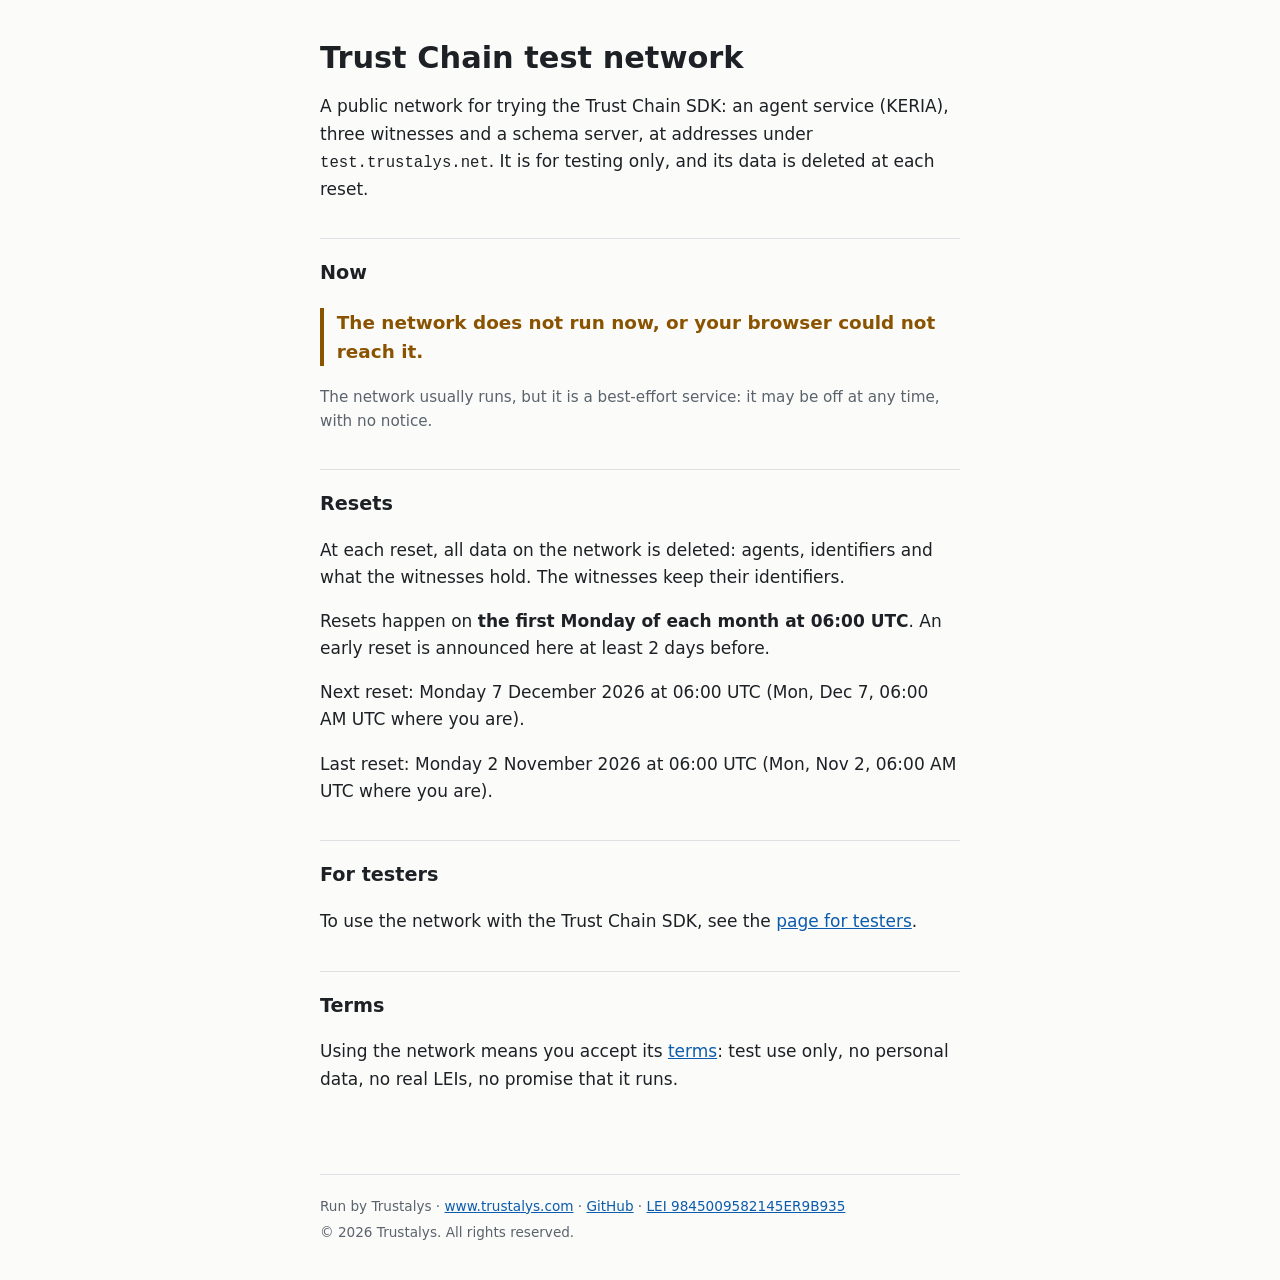
<file: index.html>
<!doctype html>
<html lang="en">
<head>
  <meta charset="utf-8">
  <meta name="viewport" content="width=device-width, initial-scale=1">
  <meta http-equiv="Content-Security-Policy" content="default-src 'none'; script-src 'self'; style-src 'self'; connect-src 'self' https://schema.test.trustalys.net; base-uri 'none'; form-action 'none'">
  <meta name="referrer" content="no-referrer">
  <title>Trust Chain test network</title>
  <meta name="description" content="A public test network for the Trust Chain SDK: whether it runs now, the reset schedule and the terms.">
  <link rel="stylesheet" href="site.css">
  <script type="module" src="site.js"></script>
</head>
<body>
  <main>
    <h1>Trust Chain test network</h1>
    <p>
      A public network for trying the Trust Chain SDK: an agent service (KERIA), three witnesses
      and a schema server, at addresses under <code>test.trustalys.net</code>.
      It is for testing only, and its data is deleted at each reset.
    </p>

    <section aria-labelledby="now">
      <h2 id="now">Now</h2>
      <p id="status" class="status" role="status" aria-live="polite">
        Turn on JavaScript to see whether the network runs now.
      </p>
      <p class="note">
        The network usually runs, but it is a best-effort service: it may be off at any time, with
        no notice.
      </p>
    </section>

    <section aria-labelledby="resets">
      <h2 id="resets">Resets</h2>
      <p>
        At each reset, all data on the network is deleted: agents, identifiers and what the
        witnesses hold. The witnesses keep their identifiers.
      </p>
      <p>
        Resets happen on <strong>the first Monday of each month at 06:00 UTC</strong>. An early
        reset is announced here at least 2 days before.
      </p>
      <p id="next-reset" hidden></p>
      <p id="early-reset" class="early" hidden></p>
      <p id="last-reset" hidden></p>
      <p id="notices-error" class="note" hidden></p>
    </section>

    <section aria-labelledby="testers">
      <h2 id="testers">For testers</h2>
      <p>
        To use the network with the Trust Chain SDK, see the <a href="testers.html">page for testers</a>.
      </p>
    </section>

    <section aria-labelledby="rules">
      <h2 id="rules">Terms</h2>
      <p>
        Using the network means you accept its <a href="terms.html">terms</a>: test use only, no
        personal data, no real LEIs, no promise that it runs.
      </p>
    </section>
  </main>
  <footer>
    <p>
      Run by Trustalys ·
      <a href="https://www.trustalys.com" rel="noopener">www.trustalys.com</a> ·
      <a href="https://github.com/trustalys" rel="noopener">GitHub</a> ·
      <a href="https://search.gleif.org/#/record/9845009582145ER9B935" rel="noopener">LEI 9845009582145ER9B935</a>
    </p>
    <p>© 2026 Trustalys. All rights reserved.</p>
  </footer>
</body>
</html>
</file>
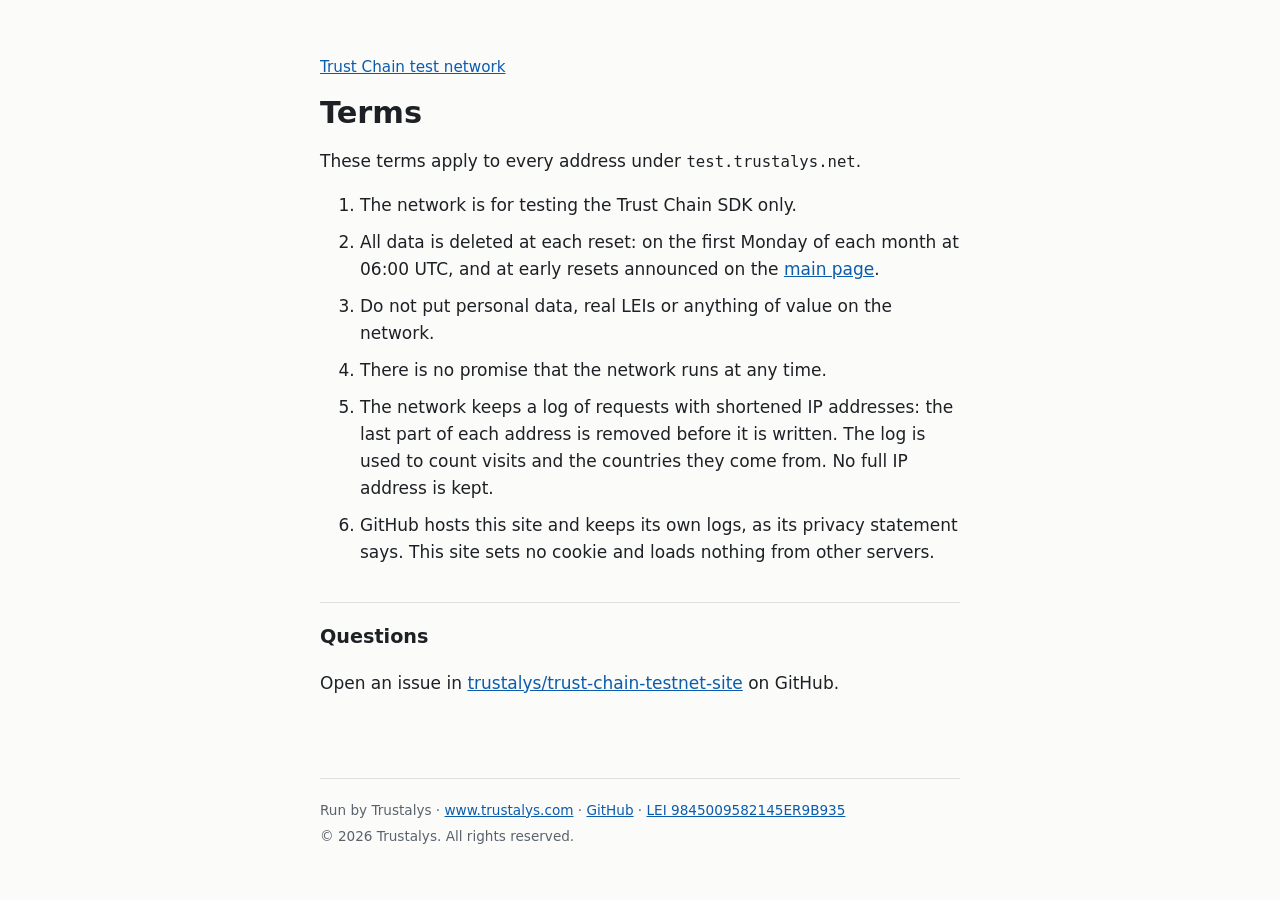
<file: terms.html>
<!doctype html>
<html lang="en">
<head>
  <meta charset="utf-8">
  <meta name="viewport" content="width=device-width, initial-scale=1">
  <meta http-equiv="Content-Security-Policy" content="default-src 'none'; style-src 'self'; base-uri 'none'; form-action 'none'">
  <meta name="referrer" content="no-referrer">
  <title>Terms: Trust Chain test network</title>
  <link rel="stylesheet" href="site.css">
</head>
<body>
  <main>
    <p class="back"><a href="index.html">Trust Chain test network</a></p>
    <h1>Terms</h1>
    <p>These terms apply to every address under <code>test.trustalys.net</code>.</p>

    <ol class="terms">
      <li>The network is for testing the Trust Chain SDK only.</li>
      <li>
        All data is deleted at each reset: on the first Monday of each month at 06:00 UTC, and at
        early resets announced on the <a href="index.html">main page</a>.
      </li>
      <li>Do not put personal data, real LEIs or anything of value on the network.</li>
      <li>There is no promise that the network runs at any time.</li>
      <li>
        The network keeps a log of requests with shortened IP addresses: the last part of each
        address is removed before it is written. The log is used to count visits and the countries
        they come from. No full IP address is kept.
      </li>
      <li>
        GitHub hosts this site and keeps its own logs, as its privacy statement says. This site
        sets no cookie and loads nothing from other servers.
      </li>
    </ol>

    <h2>Questions</h2>
    <p>
      Open an issue in
      <a href="https://github.com/trustalys/trust-chain-testnet-site/issues">trustalys/trust-chain-testnet-site</a>
      on GitHub.
    </p>
  </main>
  <footer>
    <p>
      Run by Trustalys ·
      <a href="https://www.trustalys.com" rel="noopener">www.trustalys.com</a> ·
      <a href="https://github.com/trustalys" rel="noopener">GitHub</a> ·
      <a href="https://search.gleif.org/#/record/9845009582145ER9B935" rel="noopener">LEI 9845009582145ER9B935</a>
    </p>
    <p>© 2026 Trustalys. All rights reserved.</p>
  </footer>
</body>
</html>
</file>
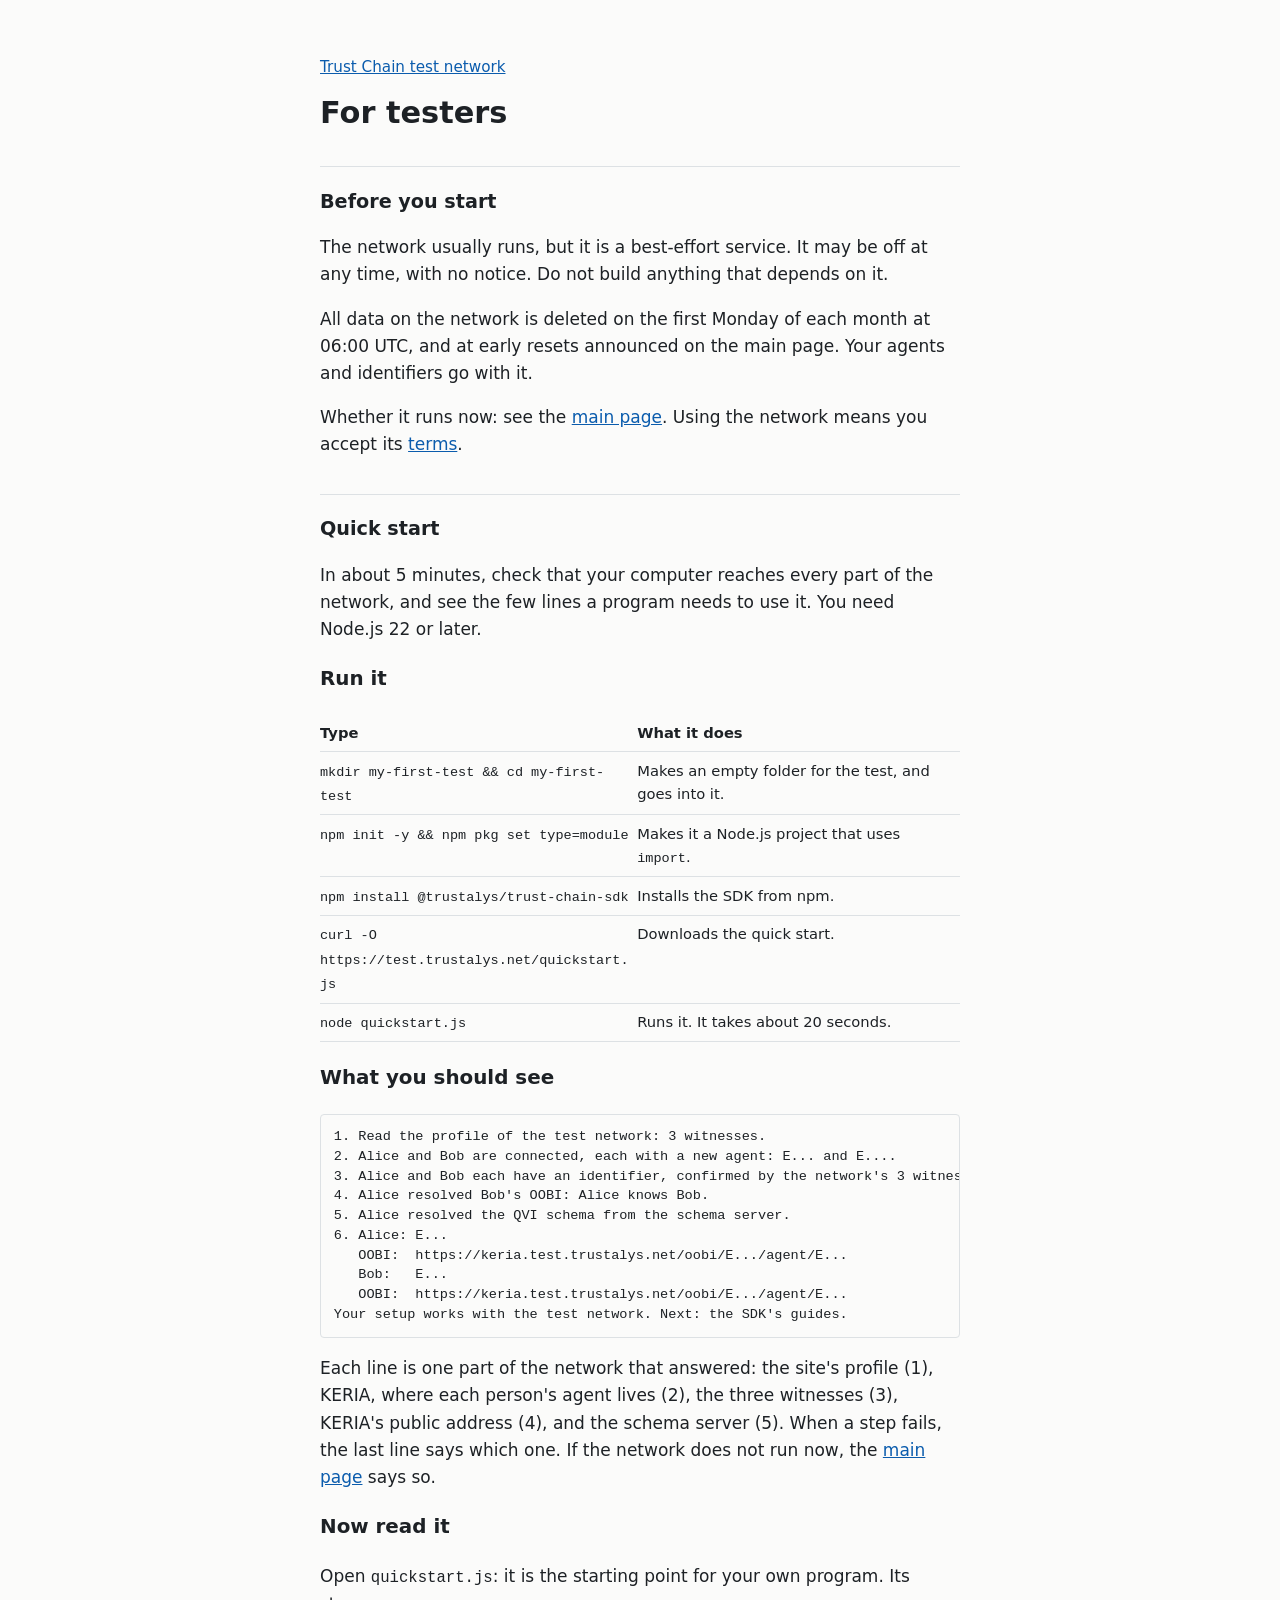
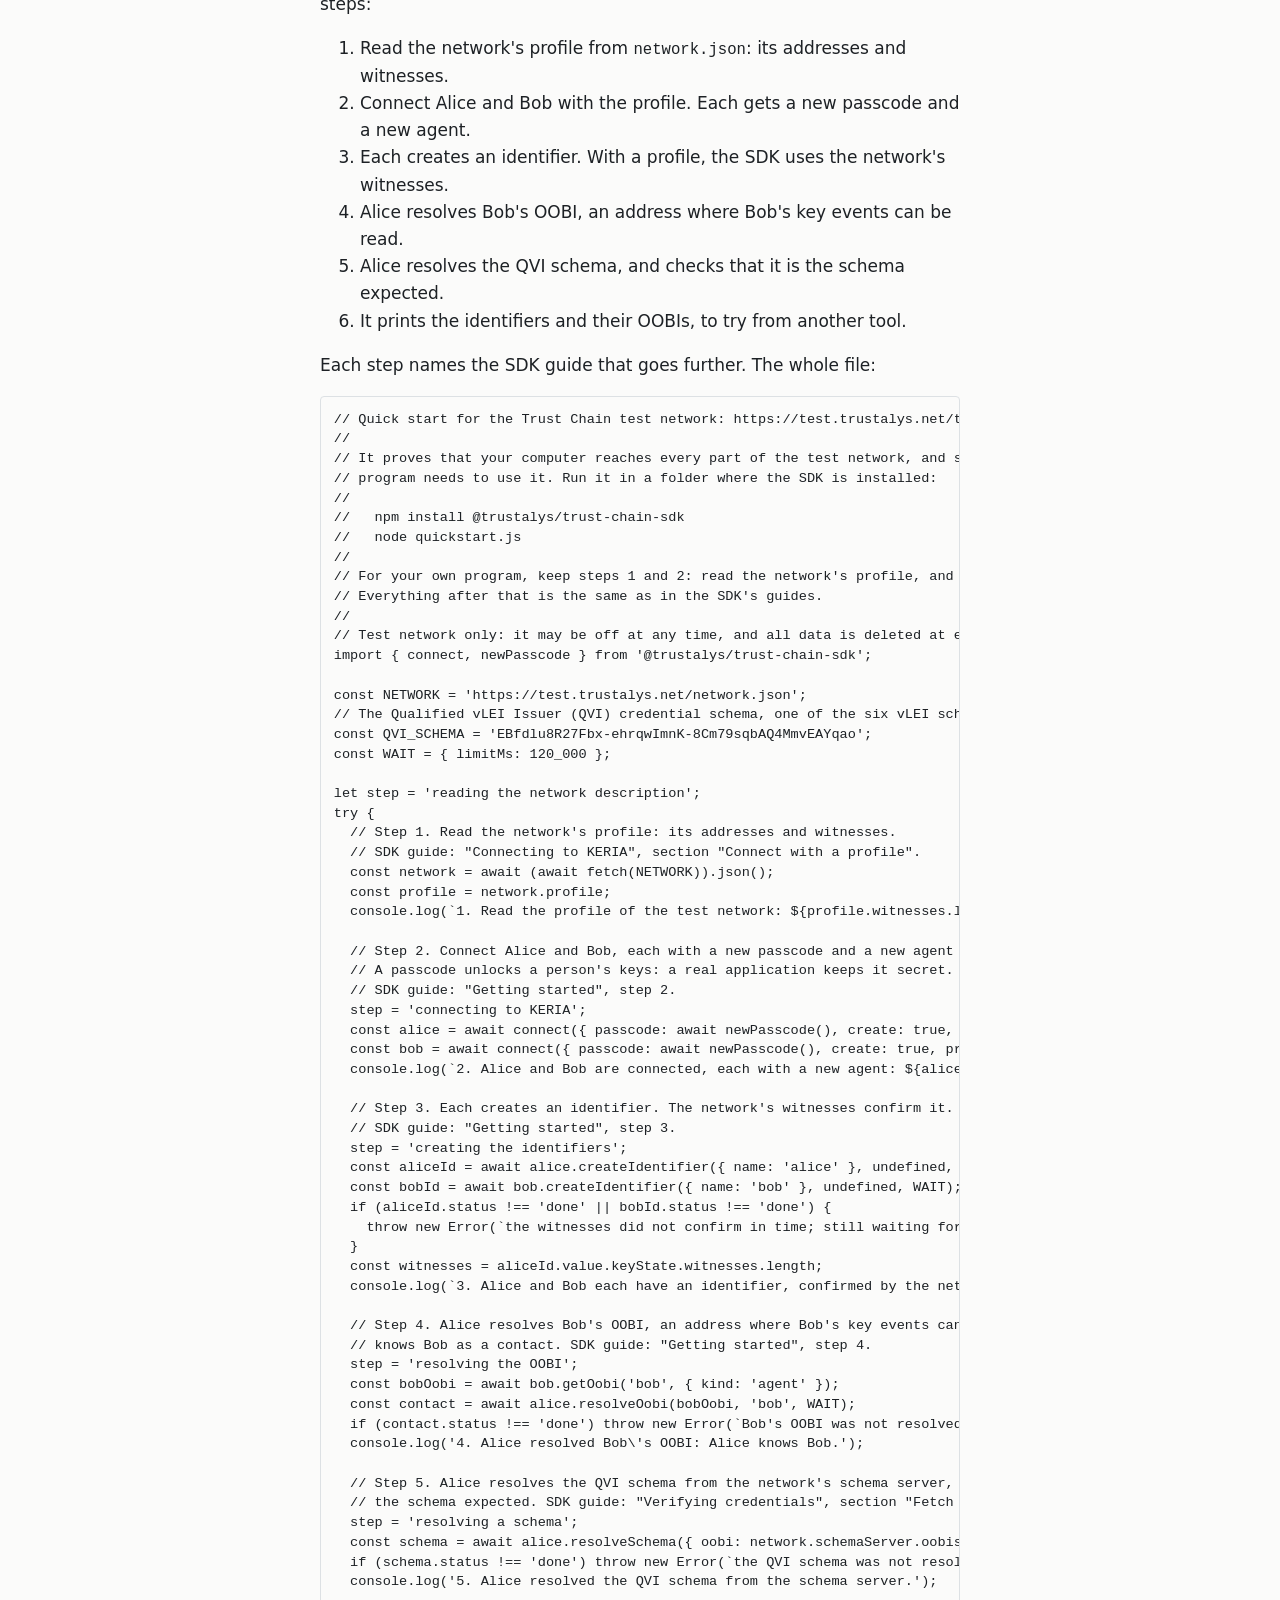
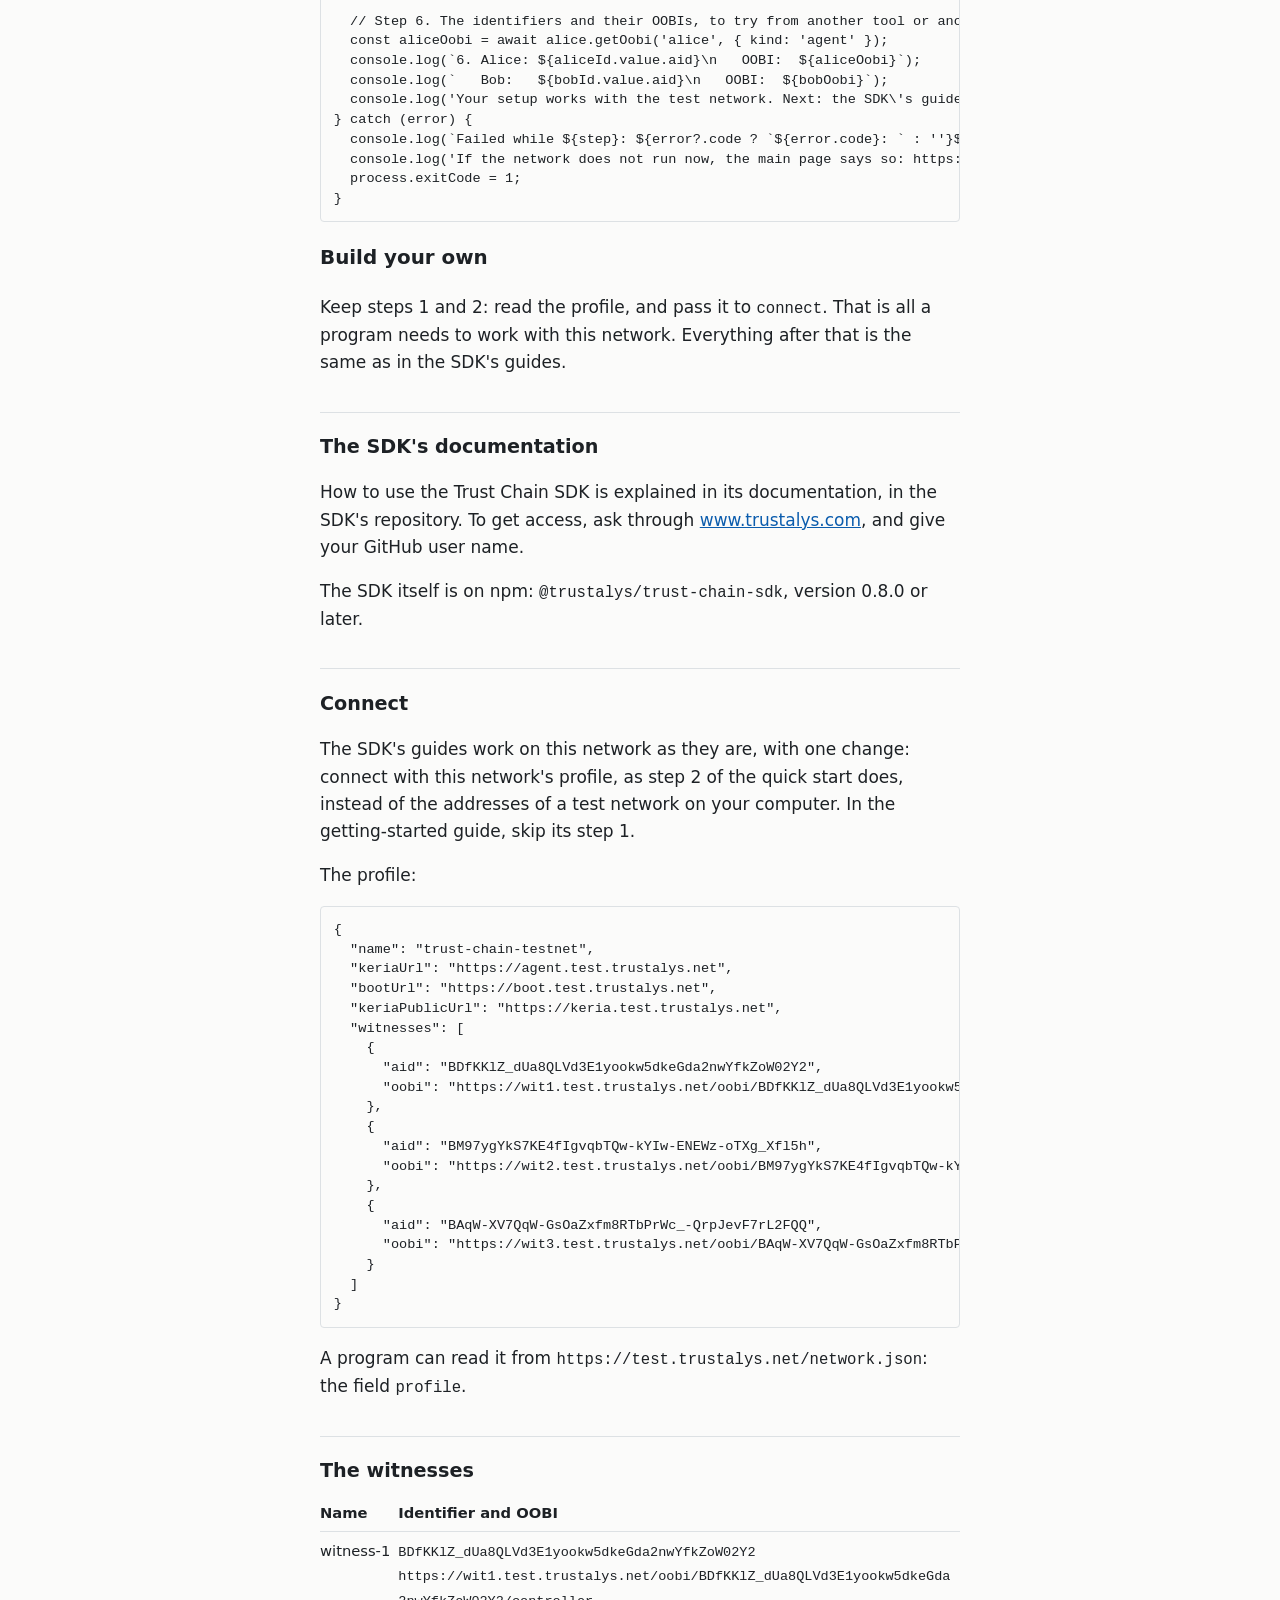
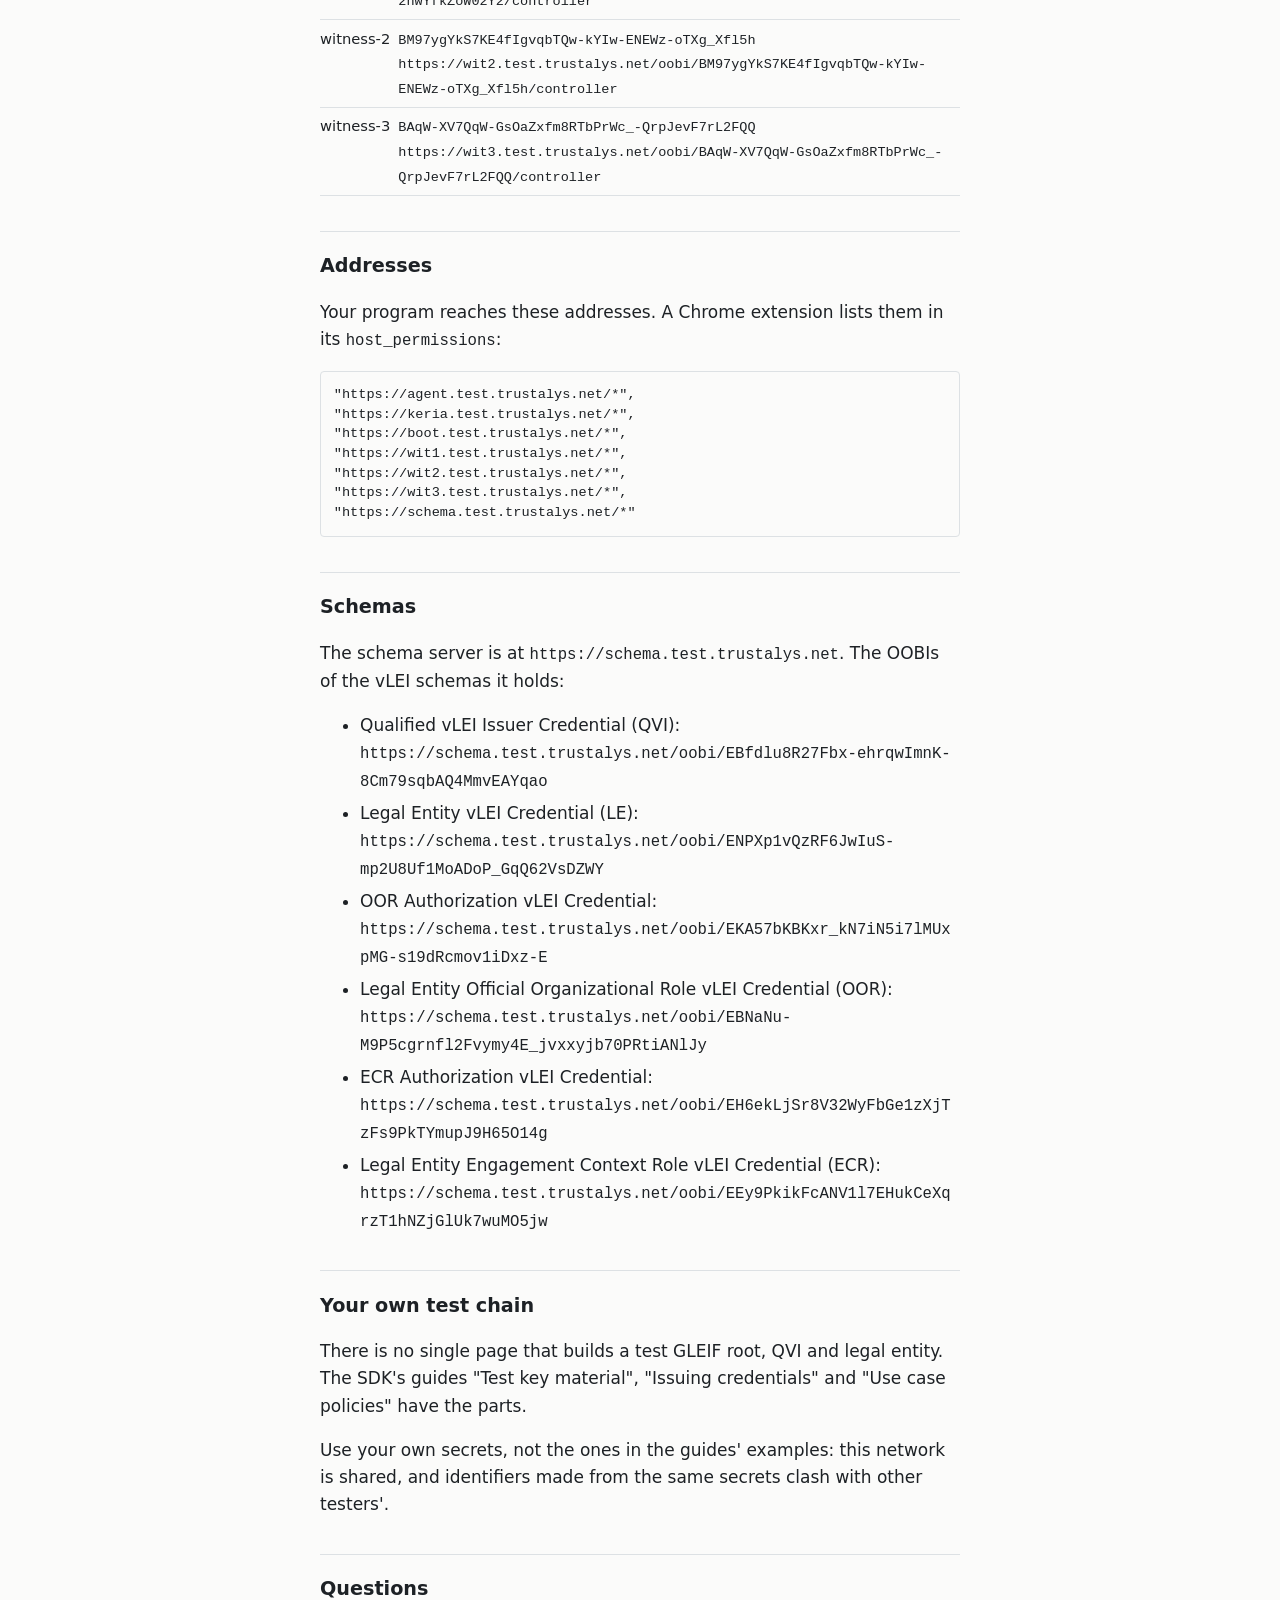
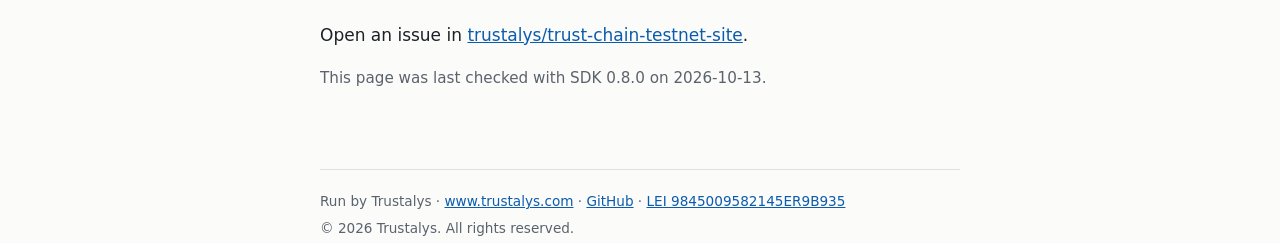
<file: testers.html>
<!doctype html>
<!-- The page for testers (E6, contracts/testers-page.md). site/tools/testers.mjs fills each place in double braces
     from the kit's network description and writes testers.html; never edit testers.html by hand. -->
<html lang="en">
<head>
  <meta charset="utf-8">
  <meta name="viewport" content="width=device-width, initial-scale=1">
  <meta http-equiv="Content-Security-Policy" content="default-src 'none'; style-src 'self'; base-uri 'none'; form-action 'none'">
  <meta name="referrer" content="no-referrer">
  <title>For testers: Trust Chain test network</title>
  <meta name="description" content="How to connect to the Trust Chain test network with the Trust Chain SDK: its profile, witnesses and addresses.">
  <link rel="stylesheet" href="site.css">
</head>
<body>
  <main>
    <p class="back"><a href="index.html">Trust Chain test network</a></p>
    <h1>For testers</h1>

    <section aria-labelledby="before">
      <h2 id="before">Before you start</h2>
      <p>
        The network usually runs, but it is a best-effort service. It may be off at any time, with
        no notice. Do not build anything that depends on it.
      </p>
      <p>
        All data on the network is deleted on the first Monday of each month at 06:00 UTC, and at
        early resets announced on the main page. Your agents and identifiers go with it.
      </p>
      <p>
        Whether it runs now: see the <a href="index.html">main page</a>. Using the network means you
        accept its <a href="terms.html">terms</a>.
      </p>
    </section>

    <section aria-labelledby="quick-start">
      <h2 id="quick-start">Quick start</h2>
      <p>
        In about 5 minutes, check that your computer reaches every part of the network, and see the
        few lines a program needs to use it. You need Node.js 22 or later.
      </p>

      <h3>Run it</h3>
      <table>
        <thead>
          <tr><th>Type</th><th>What it does</th></tr>
        </thead>
        <tbody>
          <tr><td><code>mkdir my-first-test &amp;&amp; cd my-first-test</code></td><td>Makes an empty folder for the test, and goes into it.</td></tr>
          <tr><td><code>npm init -y &amp;&amp; npm pkg set type=module</code></td><td>Makes it a Node.js project that uses <code>import</code>.</td></tr>
          <tr><td><code>npm install @trustalys/trust-chain-sdk</code></td><td>Installs the SDK from npm.</td></tr>
          <tr><td><code>curl -O https://test.trustalys.net/quickstart.js</code></td><td>Downloads the quick start.</td></tr>
          <tr><td><code>node quickstart.js</code></td><td>Runs it. It takes about 20 seconds.</td></tr>
        </tbody>
      </table>

      <h3>What you should see</h3>
      <pre>1. Read the profile of the test network: 3 witnesses.
2. Alice and Bob are connected, each with a new agent: E... and E....
3. Alice and Bob each have an identifier, confirmed by the network's 3 witnesses.
4. Alice resolved Bob's OOBI: Alice knows Bob.
5. Alice resolved the QVI schema from the schema server.
6. Alice: E...
   OOBI:  https://keria.test.trustalys.net/oobi/E.../agent/E...
   Bob:   E...
   OOBI:  https://keria.test.trustalys.net/oobi/E.../agent/E...
Your setup works with the test network. Next: the SDK's guides.</pre>
      <p>
        Each line is one part of the network that answered: the site's profile (1), KERIA, where each
        person's agent lives (2), the three witnesses (3), KERIA's public address (4), and the schema
        server (5). When a step fails, the last line says which one. If the network does not run now,
        the <a href="index.html">main page</a> says so.
      </p>

      <h3>Now read it</h3>
      <p>
        Open <code>quickstart.js</code>: it is the starting point for your own program. Its steps:
      </p>
      <ol>
        <li>Read the network's profile from <code>network.json</code>: its addresses and witnesses.</li>
        <li>Connect Alice and Bob with the profile. Each gets a new passcode and a new agent.</li>
        <li>Each creates an identifier. With a profile, the SDK uses the network's witnesses.</li>
        <li>Alice resolves Bob's OOBI, an address where Bob's key events can be read.</li>
        <li>Alice resolves the QVI schema, and checks that it is the schema expected.</li>
        <li>It prints the identifiers and their OOBIs, to try from another tool.</li>
      </ol>
      <p>Each step names the SDK guide that goes further. The whole file:</p>
      <pre id="quickstart">// Quick start for the Trust Chain test network: https://test.trustalys.net/testers.html
//
// It proves that your computer reaches every part of the test network, and shows the few lines a
// program needs to use it. Run it in a folder where the SDK is installed:
//
//   npm install @trustalys/trust-chain-sdk
//   node quickstart.js
//
// For your own program, keep steps 1 and 2: read the network's profile, and pass it to connect.
// Everything after that is the same as in the SDK's guides.
//
// Test network only: it may be off at any time, and all data is deleted at each monthly reset.
import { connect, newPasscode } from '@trustalys/trust-chain-sdk';

const NETWORK = 'https://test.trustalys.net/network.json';
// The Qualified vLEI Issuer (QVI) credential schema, one of the six vLEI schemas the network holds.
const QVI_SCHEMA = 'EBfdlu8R27Fbx-ehrqwImnK-8Cm79sqbAQ4MmvEAYqao';
const WAIT = { limitMs: 120_000 };

let step = 'reading the network description';
try {
  // Step 1. Read the network's profile: its addresses and witnesses.
  // SDK guide: &quot;Connecting to KERIA&quot;, section &quot;Connect with a profile&quot;.
  const network = await (await fetch(NETWORK)).json();
  const profile = network.profile;
  console.log(`1. Read the profile of the test network: ${profile.witnesses.length} witnesses.`);

  // Step 2. Connect Alice and Bob, each with a new passcode and a new agent on the network.
  // A passcode unlocks a person's keys: a real application keeps it secret.
  // SDK guide: &quot;Getting started&quot;, step 2.
  step = 'connecting to KERIA';
  const alice = await connect({ passcode: await newPasscode(), create: true, profile });
  const bob = await connect({ passcode: await newPasscode(), create: true, profile });
  console.log(`2. Alice and Bob are connected, each with a new agent: ${alice.agentAid} and ${bob.agentAid}.`);

  // Step 3. Each creates an identifier. The network's witnesses confirm it.
  // SDK guide: &quot;Getting started&quot;, step 3.
  step = 'creating the identifiers';
  const aliceId = await alice.createIdentifier({ name: 'alice' }, undefined, WAIT);
  const bobId = await bob.createIdentifier({ name: 'bob' }, undefined, WAIT);
  if (aliceId.status !== 'done' || bobId.status !== 'done') {
    throw new Error(`the witnesses did not confirm in time; still waiting for: ${[...aliceId.missing, ...bobId.missing].join(', ')}`);
  }
  const witnesses = aliceId.value.keyState.witnesses.length;
  console.log(`3. Alice and Bob each have an identifier, confirmed by the network's ${witnesses} witnesses.`);

  // Step 4. Alice resolves Bob's OOBI, an address where Bob's key events can be read. Now she
  // knows Bob as a contact. SDK guide: &quot;Getting started&quot;, step 4.
  step = 'resolving the OOBI';
  const bobOobi = await bob.getOobi('bob', { kind: 'agent' });
  const contact = await alice.resolveOobi(bobOobi, 'bob', WAIT);
  if (contact.status !== 'done') throw new Error(`Bob's OOBI was not resolved: ${contact.missing.join(', ')}`);
  console.log('4. Alice resolved Bob\'s OOBI: Alice knows Bob.');

  // Step 5. Alice resolves the QVI schema from the network's schema server, and checks that it is
  // the schema expected. SDK guide: &quot;Verifying credentials&quot;, section &quot;Fetch the schemas&quot;.
  step = 'resolving a schema';
  const schema = await alice.resolveSchema({ oobi: network.schemaServer.oobis[QVI_SCHEMA], expectedSaid: QVI_SCHEMA }, WAIT);
  if (schema.status !== 'done') throw new Error(`the QVI schema was not resolved: ${schema.missing.join(', ')}`);
  console.log('5. Alice resolved the QVI schema from the schema server.');

  // Step 6. The identifiers and their OOBIs, to try from another tool or another computer.
  const aliceOobi = await alice.getOobi('alice', { kind: 'agent' });
  console.log(`6. Alice: ${aliceId.value.aid}\n   OOBI:  ${aliceOobi}`);
  console.log(`   Bob:   ${bobId.value.aid}\n   OOBI:  ${bobOobi}`);
  console.log('Your setup works with the test network. Next: the SDK\'s guides.');
} catch (error) {
  console.log(`Failed while ${step}: ${error?.code ? `${error.code}: ` : ''}${error?.message ?? error}`);
  console.log('If the network does not run now, the main page says so: https://test.trustalys.net');
  process.exitCode = 1;
}
</pre>

      <h3>Build your own</h3>
      <p>
        Keep steps 1 and 2: read the profile, and pass it to <code>connect</code>. That is all a
        program needs to work with this network. Everything after that is the same as in the SDK's
        guides.
      </p>
    </section>

    <section aria-labelledby="sdk-docs">
      <h2 id="sdk-docs">The SDK's documentation</h2>
      <p>
        How to use the Trust Chain SDK is explained in its documentation, in the SDK's repository.
        To get access, ask through <a href="https://www.trustalys.com" rel="noopener">www.trustalys.com</a>,
        and give your GitHub user name.
      </p>
      <p>
        The SDK itself is on npm: <code>@trustalys/trust-chain-sdk</code>, version 0.8.0 or later.
      </p>
    </section>

    <section aria-labelledby="connect">
      <h2 id="connect">Connect</h2>
      <p>
        The SDK's guides work on this network as they are, with one change: connect with this
        network's profile, as step 2 of the quick start does, instead of the addresses of a test
        network on your computer. In the getting-started guide, skip its step 1.
      </p>
      <p>The profile:</p>
      <pre id="profile">{
  &quot;name&quot;: &quot;trust-chain-testnet&quot;,
  &quot;keriaUrl&quot;: &quot;https://agent.test.trustalys.net&quot;,
  &quot;bootUrl&quot;: &quot;https://boot.test.trustalys.net&quot;,
  &quot;keriaPublicUrl&quot;: &quot;https://keria.test.trustalys.net&quot;,
  &quot;witnesses&quot;: [
    {
      &quot;aid&quot;: &quot;BDfKKlZ_dUa8QLVd3E1yookw5dkeGda2nwYfkZoW02Y2&quot;,
      &quot;oobi&quot;: &quot;https://wit1.test.trustalys.net/oobi/BDfKKlZ_dUa8QLVd3E1yookw5dkeGda2nwYfkZoW02Y2/controller&quot;
    },
    {
      &quot;aid&quot;: &quot;BM97ygYkS7KE4fIgvqbTQw-kYIw-ENEWz-oTXg_Xfl5h&quot;,
      &quot;oobi&quot;: &quot;https://wit2.test.trustalys.net/oobi/BM97ygYkS7KE4fIgvqbTQw-kYIw-ENEWz-oTXg_Xfl5h/controller&quot;
    },
    {
      &quot;aid&quot;: &quot;BAqW-XV7QqW-GsOaZxfm8RTbPrWc_-QrpJevF7rL2FQQ&quot;,
      &quot;oobi&quot;: &quot;https://wit3.test.trustalys.net/oobi/BAqW-XV7QqW-GsOaZxfm8RTbPrWc_-QrpJevF7rL2FQQ/controller&quot;
    }
  ]
}</pre>
      <p>
        A program can read it from <code>https://test.trustalys.net/network.json</code>: the field
        <code>profile</code>.
      </p>
    </section>

    <section aria-labelledby="witnesses">
      <h2 id="witnesses">The witnesses</h2>
      <table class="witnesses">
        <thead>
          <tr><th>Name</th><th>Identifier and OOBI</th></tr>
        </thead>
        <tbody>
          <tr><td>witness-1</td><td><code>BDfKKlZ_dUa8QLVd3E1yookw5dkeGda2nwYfkZoW02Y2</code><br><code>https://wit1.test.trustalys.net/oobi/BDfKKlZ_dUa8QLVd3E1yookw5dkeGda2nwYfkZoW02Y2/controller</code></td></tr>
          <tr><td>witness-2</td><td><code>BM97ygYkS7KE4fIgvqbTQw-kYIw-ENEWz-oTXg_Xfl5h</code><br><code>https://wit2.test.trustalys.net/oobi/BM97ygYkS7KE4fIgvqbTQw-kYIw-ENEWz-oTXg_Xfl5h/controller</code></td></tr>
          <tr><td>witness-3</td><td><code>BAqW-XV7QqW-GsOaZxfm8RTbPrWc_-QrpJevF7rL2FQQ</code><br><code>https://wit3.test.trustalys.net/oobi/BAqW-XV7QqW-GsOaZxfm8RTbPrWc_-QrpJevF7rL2FQQ/controller</code></td></tr>
        </tbody>
      </table>
    </section>

    <section aria-labelledby="addresses">
      <h2 id="addresses">Addresses</h2>
      <p>
        Your program reaches these addresses. A Chrome extension lists them in its
        <code>host_permissions</code>:
      </p>
      <pre id="host-permissions">&quot;https://agent.test.trustalys.net/*&quot;,
&quot;https://keria.test.trustalys.net/*&quot;,
&quot;https://boot.test.trustalys.net/*&quot;,
&quot;https://wit1.test.trustalys.net/*&quot;,
&quot;https://wit2.test.trustalys.net/*&quot;,
&quot;https://wit3.test.trustalys.net/*&quot;,
&quot;https://schema.test.trustalys.net/*&quot;</pre>
    </section>

    <section aria-labelledby="schemas">
      <h2 id="schemas">Schemas</h2>
      <p>The schema server is at <code>https://schema.test.trustalys.net</code>. The OOBIs of the vLEI schemas it holds:</p>
      <ul class="oobis">
        <li>Qualified vLEI Issuer Credential (QVI):<br><code>https://schema.test.trustalys.net/oobi/EBfdlu8R27Fbx-ehrqwImnK-8Cm79sqbAQ4MmvEAYqao</code></li>
        <li>Legal Entity vLEI Credential (LE):<br><code>https://schema.test.trustalys.net/oobi/ENPXp1vQzRF6JwIuS-mp2U8Uf1MoADoP_GqQ62VsDZWY</code></li>
        <li>OOR Authorization vLEI Credential:<br><code>https://schema.test.trustalys.net/oobi/EKA57bKBKxr_kN7iN5i7lMUxpMG-s19dRcmov1iDxz-E</code></li>
        <li>Legal Entity Official Organizational Role vLEI Credential (OOR):<br><code>https://schema.test.trustalys.net/oobi/EBNaNu-M9P5cgrnfl2Fvymy4E_jvxxyjb70PRtiANlJy</code></li>
        <li>ECR Authorization vLEI Credential:<br><code>https://schema.test.trustalys.net/oobi/EH6ekLjSr8V32WyFbGe1zXjTzFs9PkTYmupJ9H65O14g</code></li>
        <li>Legal Entity Engagement Context Role vLEI Credential (ECR):<br><code>https://schema.test.trustalys.net/oobi/EEy9PkikFcANV1l7EHukCeXqrzT1hNZjGlUk7wuMO5jw</code></li>
      </ul>
    </section>

    <section aria-labelledby="chain">
      <h2 id="chain">Your own test chain</h2>
      <p>
        There is no single page that builds a test GLEIF root, QVI and legal entity. The SDK's guides
        "Test key material", "Issuing credentials" and "Use case policies" have the parts.
      </p>
      <p>
        Use your own secrets, not the ones in the guides' examples: this network is shared, and
        identifiers made from the same secrets clash with other testers'.
      </p>
    </section>

    <section aria-labelledby="questions">
      <h2 id="questions">Questions</h2>
      <p>
        Open an issue in
        <a href="https://github.com/trustalys/trust-chain-testnet-site/issues">trustalys/trust-chain-testnet-site</a>.
      </p>
    </section>

    <p class="note">This page was last checked with SDK 0.8.0 on 2026-10-13.</p>
  </main>
  <footer>
    <p>
      Run by Trustalys ·
      <a href="https://www.trustalys.com" rel="noopener">www.trustalys.com</a> ·
      <a href="https://github.com/trustalys" rel="noopener">GitHub</a> ·
      <a href="https://search.gleif.org/#/record/9845009582145ER9B935" rel="noopener">LEI 9845009582145ER9B935</a>
    </p>
    <p>© 2026 Trustalys. All rights reserved.</p>
  </footer>
</body>
</html>
</file>
<file: site.css>
/* The public site of the Trust Chain test network (E5). System fonts only: nothing from another
   server. Light and dark follow the visitor's setting. */

:root {
  --text: #1d2125;
  --muted: #5a636c;
  --background: #fbfbfa;
  --line: #dde1e4;
  --link: #0b5cad;
  --runs: #17703a;
  --down: #8a5300;
  --unreachable: #8a5300;
  color-scheme: light dark;
}

@media (prefers-color-scheme: dark) {
  :root {
    --text: #e7e9eb;
    --muted: #a3abb3;
    --background: #15181b;
    --line: #2d3338;
    --link: #79b5f2;
    --runs: #6fd394;
    --down: #f0b35a;
    --unreachable: #f0b35a;
  }
}

* {
  box-sizing: border-box;
}

body {
  margin: 0;
  background: var(--background);
  color: var(--text);
  font: 17px/1.6 system-ui, -apple-system, "Segoe UI", Roboto, "Helvetica Neue", Arial, sans-serif;
}

main {
  max-width: 42rem;
  margin: 0 auto;
  padding: 2.5rem 1rem 4rem;
}

/* As wide as main's text, so its line meets the section lines above. */
footer {
  width: calc(100% - 2rem);
  max-width: 40rem;
  margin: 0 auto;
  padding: 1rem 0 2rem;
  border-top: 1px solid var(--line);
  color: var(--muted);
  font-size: 0.85rem;
}

footer p {
  margin: 0.3rem 0;
}

h1 {
  font-size: 1.9rem;
  line-height: 1.2;
  margin: 0 0 1rem;
}

h2 {
  font-size: 1.2rem;
  margin: 2.2rem 0 0.5rem;
  padding-top: 1.2rem;
  border-top: 1px solid var(--line);
}

a {
  color: var(--link);
}

code {
  font-family: ui-monospace, "SFMono-Regular", Consolas, monospace;
  font-size: 0.92em;
  overflow-wrap: anywhere;
}

.status {
  font-size: 1.15rem;
  font-weight: 600;
  padding-left: 0.8rem;
  border-left: 4px solid var(--line);
}

.status.runs {
  color: var(--runs);
  border-color: var(--runs);
}

.status.down,
.status.unreachable {
  color: var(--down);
  border-color: var(--down);
}

.status.checking {
  color: var(--muted);
}

.note,
.back {
  color: var(--muted);
  font-size: 0.95rem;
}

.early {
  font-weight: 600;
}

.terms li {
  margin-bottom: 0.6rem;
}

/* The page for testers: long identifiers wrap, and code blocks scroll inside themselves, so the
   page never scrolls sideways at phone width. */
pre {
  overflow-x: auto;
  padding: 0.8rem;
  border: 1px solid var(--line);
  border-radius: 4px;
  font-family: ui-monospace, "SFMono-Regular", Consolas, monospace;
  font-size: 0.85rem;
  line-height: 1.45;
}

table {
  width: 100%;
  border-collapse: collapse;
  font-size: 0.92rem;
}

th,
td {
  text-align: left;
  vertical-align: top;
  padding: 0.4rem 0.5rem 0.4rem 0;
  border-bottom: 1px solid var(--line);
}

.witnesses td:first-child {
  white-space: nowrap;
}

td code,
.oobis code {
  overflow-wrap: anywhere;
}

.oobis li {
  margin-bottom: 0.3rem;
}
</file>
